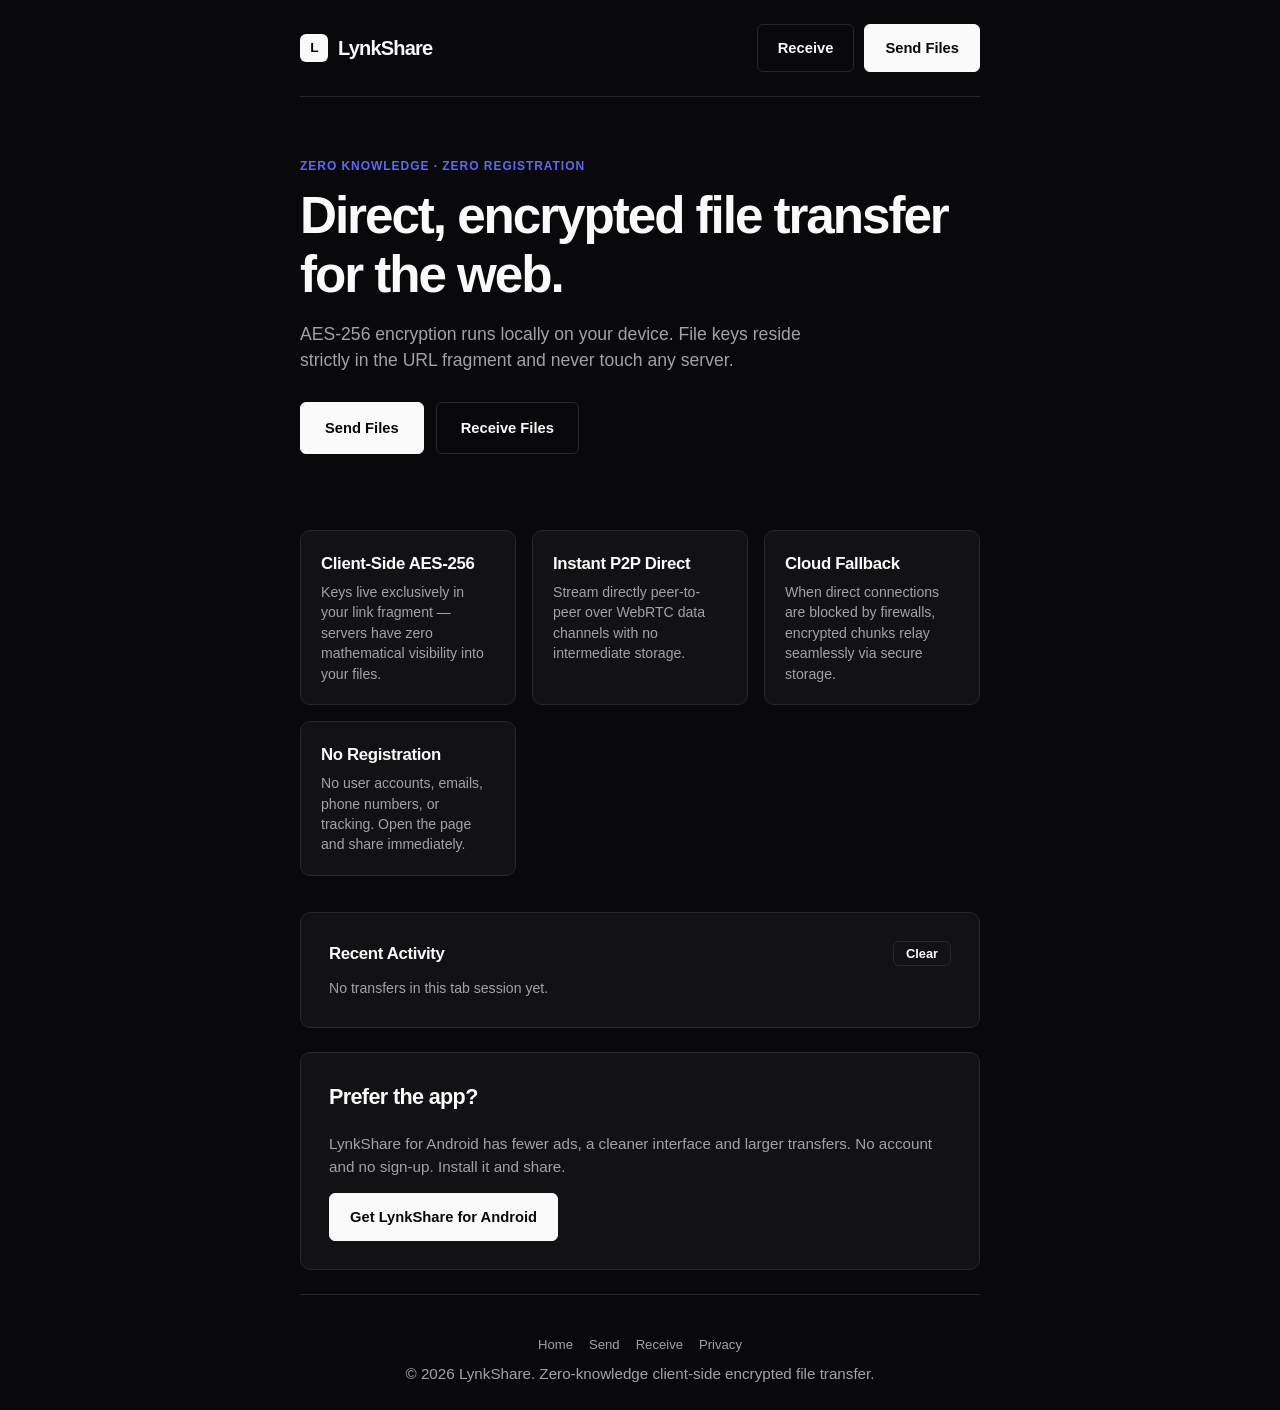
<file: index.html>
<!DOCTYPE html>
<html lang="en">
<head>
  <meta charset="UTF-8" />
  <meta name="viewport" content="width=device-width, initial-scale=1.0" />
  <title>LynkShare — Private, Zero-Registration File Sharing</title>
  <meta name="description" content="Share files instantly with zero accounts and 100% client-side AES-256 encryption. Direct WebRTC P2P transfers and secure Cloud sessions on Android, iOS, and Web." />
  <meta name="keywords" content="file transfer, send large files, encrypted file sharing, P2P file share, WebRTC direct transfer, zero knowledge file sharing, AirDrop alternative, LynkShare" />
  <meta name="author" content="LynkShare" />
  <meta name="robots" content="index, follow" />
  <link rel="canonical" href="https://lynkshare.app/" />

  <!-- Open Graph / Facebook -->
  <meta property="og:type" content="website" />
  <meta property="og:url" content="https://lynkshare.app/" />
  <meta property="og:title" content="LynkShare — Private, Zero-Registration File Sharing" />
  <meta property="og:description" content="End-to-end encrypted file sharing. No accounts, no uploads to prying servers. Scan, send, done." />
  <meta property="og:image" content="https://lynkshare.app/assets/icons/icon-512.png" />
  <meta property="og:site_name" content="LynkShare" />

  <!-- Twitter -->
  <meta name="twitter:card" content="summary_large_image" />
  <meta name="twitter:url" content="https://lynkshare.app/" />
  <meta name="twitter:title" content="LynkShare — Private, Zero-Registration File Sharing" />
  <meta name="twitter:description" content="End-to-end encrypted file sharing. No accounts, no uploads to prying servers. Scan, send, done." />
  <meta name="twitter:image" content="https://lynkshare.app/assets/icons/icon-512.png" />

  <!-- JSON-LD Structured Data -->
  <script type="application/ld+json">
  {
    "@context": "https://schema.org",
    "@type": "SoftwareApplication",
    "name": "LynkShare",
    "url": "https://lynkshare.app/",
    "applicationCategory": "UtilitiesApplication",
    "operatingSystem": "Web, Android, iOS",
    "offers": {
      "@type": "Offer",
      "price": "0",
      "priceCurrency": "USD"
    },
    "description": "Zero-registration, end-to-end AES-256 encrypted file transfer platform supporting direct WebRTC P2P and encrypted Cloud sessions."
  }
  </script>

  <meta name="lynk-adsense-client" content="ca-pub-9472143004063972" />
  <!--
    The AdSense loader, exactly as Google's own snippet has it. It has to be
    in the served HTML: the site-ownership check fetches the page and looks
    for this script, so a script that is only added by JavaScript cannot be
    found and the site cannot be verified.
  -->
  <script async src="https://pagead2.googlesyndication.com/pagead/js/adsbygoogle.js?client=ca-pub-9472143004063972" crossorigin="anonymous"></script>
  <link rel="manifest" href="/manifest.webmanifest" />
  <meta name="theme-color" content="#09090b" />
  <link rel="icon" type="image/png" sizes="192x192" href="/assets/icons/icon-192.png" />
  <link rel="stylesheet" href="/assets/styles.css" />
</head>
<body>
  <div class="container">
    <nav class="navbar">
      <a class="brand" href="/" aria-label="LynkShare Home">
        <span class="brand-mark">L</span>
        LynkShare
      </a>
      <div class="nav-links">
        <a class="btn btn-secondary" href="/app/receive.html">Receive</a>
        <a class="btn btn-primary" href="/app/send.html">Send Files</a>
      </div>
    </nav>

    <main>
      <section class="hero">
        <span class="eyebrow">Zero Knowledge · Zero Registration</span>
        <h1>Direct, encrypted file transfer for the web.</h1>
        <p>
          AES-256 encryption runs locally on your device. File keys reside strictly in the URL fragment and never touch any server.
        </p>
        <div style="display: flex; gap: 12px; margin-top: 28px; flex-wrap: wrap;">
          <a class="btn btn-primary" href="/app/send.html" style="padding: 14px 24px;">Send Files</a>
          <a class="btn btn-secondary" href="/app/receive.html" style="padding: 14px 24px;">Receive Files</a>
        </div>
      </section>

      <div data-ad-banner="6518797490" style="margin: 24px 0;"></div>

      <section class="feature-grid">
        <div class="feature-card">
          <h3>Client-Side AES-256</h3>
          <p>Keys live exclusively in your link fragment — servers have zero mathematical visibility into your files.</p>
        </div>
        <div class="feature-card">
          <h3>Instant P2P Direct</h3>
          <p>Stream directly peer-to-peer over WebRTC data channels with no intermediate storage.</p>
        </div>
        <div class="feature-card">
          <h3>Cloud Fallback</h3>
          <p>When direct connections are blocked by firewalls, encrypted chunks relay seamlessly via secure storage.</p>
        </div>
        <div class="feature-card">
          <h3>No Registration</h3>
          <p>No user accounts, emails, phone numbers, or tracking. Open the page and share immediately.</p>
        </div>
      </section>

      <div data-ad-banner="5205715829" style="margin: 24px 0;"></div>

      <section class="card" style="margin-top: 24px;">
        <div style="display: flex; justify-content: space-between; align-items: center; margin-bottom: 12px;">
          <h3 style="font-size: 1.05rem;">Recent Activity</h3>
          <button id="history-clear" class="btn btn-secondary" style="padding: 4px 12px; font-size: 0.8rem;">
            Clear
          </button>
        </div>
        <div id="history-list"></div>
      </section>

      <section class="card" style="margin-top: 24px;">
        <div class="card-header">
          <h3 class="card-title">Prefer the app?</h3>
        </div>
        <p class="text-muted" style="margin-top: 4px;">
          LynkShare for Android has fewer ads, a cleaner interface and larger
          transfers. No account and no sign-up. Install it and share.
        </p>
        <a
          class="btn btn-primary"
          style="margin-top: 14px;"
          href="https://play.google.com/store/apps/details?id=app.xynix.lynk"
          target="_blank"
          rel="noopener"
        >
          Get LynkShare for Android
        </a>
      </section>

      <div data-ad-banner="5753132853" style="margin: 24px 0;"></div>
    </main>

    <footer class="footer">
      <div class="footer-links">
        <a href="/">Home</a>
        <a href="/app/send.html">Send</a>
        <a href="/app/receive.html">Receive</a>
        <a href="https://sites.google.com/view/lynk-privacy-policy" target="_blank" rel="noopener">Privacy</a>
      </div>
      <p>&copy; 2026 LynkShare. Zero-knowledge client-side encrypted file transfer.</p>
    </footer>
  </div>

  <script type="module" src="/js/mount_ads.js"></script>
  <script type="module" src="/js/pages/index.js"></script>
</body>
</html>
</file>
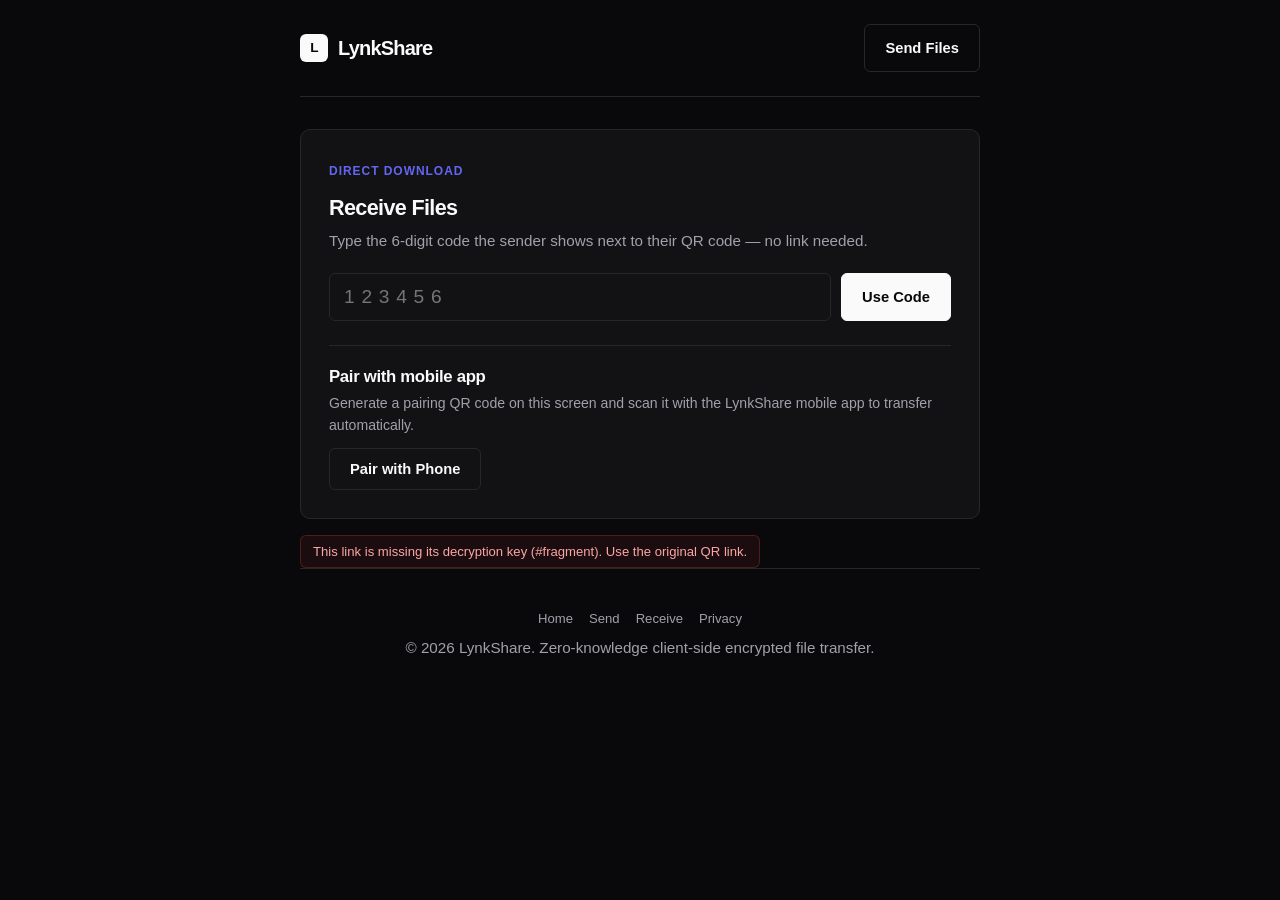
<file: app/receive.html>
<!DOCTYPE html>
<html lang="en">
<head>
  <meta charset="UTF-8" />
  <meta name="viewport" content="width=device-width, initial-scale=1.0" />
  <title>Receive Files Securely — LynkShare</title>
  <meta name="description" content="Receive end-to-end encrypted files directly in your browser with zero accounts. Fast, private peer-to-peer and cloud file transfers." />
  <meta name="keywords" content="receive file, secure file transfer, encrypted file sharing, P2P file receive, browser download, LynkShare" />
  <meta name="robots" content="index, follow" />
  <link rel="canonical" href="https://lynkshare.app/app/receive.html" />

  <!-- Open Graph / Facebook -->
  <meta property="og:type" content="website" />
  <meta property="og:url" content="https://lynkshare.app/app/receive.html" />
  <meta property="og:title" content="Receive Files Securely — LynkShare" />
  <meta property="og:description" content="End-to-end encrypted file sharing directly in your browser. No accounts or sign-ups needed." />
  <meta property="og:image" content="https://lynkshare.app/assets/icons/icon-512.png" />
  <meta property="og:site_name" content="LynkShare" />

  <!-- Twitter -->
  <meta name="twitter:card" content="summary_large_image" />
  <meta name="twitter:url" content="https://lynkshare.app/app/receive.html" />
  <meta name="twitter:title" content="Receive Files Securely — LynkShare" />
  <meta name="twitter:description" content="End-to-end encrypted file sharing directly in your browser. No accounts or sign-ups needed." />
  <meta name="twitter:image" content="https://lynkshare.app/assets/icons/icon-512.png" />

  <!-- JSON-LD Structured Data -->
  <script type="application/ld+json">
  {
    "@context": "https://schema.org",
    "@type": "WebApplication",
    "name": "LynkShare — Receive Files",
    "url": "https://lynkshare.app/app/receive.html",
    "applicationCategory": "UtilitiesApplication",
    "operatingSystem": "All",
    "browserRequirements": "Requires JavaScript. Requires HTML5.",
    "description": "Receive end-to-end AES-256 encrypted files instantly in your web browser with zero registration."
  }
  </script>

  <meta name="lynk-api-base" content="https://api.lynkshare.app" />
  <script src="/js/core/receiver_bootstrap.js"></script>
  <script src="/js/core/receiver_start.js"></script>
  <link rel="manifest" href="/manifest.webmanifest" />
  <meta name="theme-color" content="#09090b" />
  <link rel="icon" type="image/png" sizes="192x192" href="/assets/icons/icon-192.png" />
  <link rel="stylesheet" href="/assets/styles.css" />
</head>
<body>
  <div class="container">
    <nav class="navbar">
      <a class="brand" href="/" aria-label="LynkShare Home">
        <span class="brand-mark">L</span>
        LynkShare
      </a>
      <div class="nav-links">
        <a class="btn btn-secondary" href="/app/send.html">Send Files</a>
      </div>
    </nav>

    <main>
      <section id="receive-section" class="card">
        <div class="card-header">
          <span class="eyebrow">Direct Download</span>
          <h2>Receive Files</h2>
          <p style="margin-top: 6px;">
            Type the 6-digit code the sender shows next to their QR code — no link needed.
          </p>
        </div>

        <div style="display: flex; gap: 10px; margin-top: 18px; flex-wrap: wrap;">
          <input
            id="code-input"
            type="text"
            inputmode="numeric"
            autocomplete="one-time-code"
            maxlength="6"
            placeholder="123456"
            style="flex: 1; min-width: 160px; letter-spacing: 0.35em; font-size: 1.2rem;"
          />
          <button id="code-button" class="btn btn-primary">
            Use Code
          </button>
        </div>
        <p id="receiver-key-check" class="text-muted" style="font-size: 0.82rem; margin-top: 10px;"></p>

        <div style="margin-top: 24px; border-top: 1px solid var(--border); padding-top: 18px;">
          <h3>Pair with mobile app</h3>
          <p style="font-size: 0.88rem; margin-top: 4px;">
            Generate a pairing QR code on this screen and scan it with the LynkShare mobile app to transfer automatically.
          </p>
          <button id="pair-button" class="btn btn-secondary" style="margin-top: 12px;">
            Pair with Phone
          </button>
          <div id="pair-qr-holder" class="qr-frame hidden" style="margin-top: 16px;"></div>
        </div>
      </section>

      <section id="transfer-card" class="card hidden" style="margin-top: 20px;">
        <h2 id="file-name">Transfer Details</h2>
        <p id="file-meta" class="text-muted" style="margin-top: 6px;"></p>
        <div class="progress-track" style="margin-top: 20px;">
          <div id="progress-fill" class="progress-fill" style="width: 0%;"></div>
        </div>
        <p id="progress-label" class="text-muted" style="margin-top: 8px; font-size: 0.85rem;"></p>
        <button id="download-button" class="btn btn-primary hidden" style="margin-top: 20px; width: 100%;">
          Download &amp; Decrypt
        </button>
      </section>

      <div id="status" class="status-pill" style="margin-top: 16px;"></div>
    </main>

    <footer class="footer">
      <div class="footer-links">
        <a href="/">Home</a>
        <a href="/app/send.html">Send</a>
        <a href="/app/receive.html">Receive</a>
        <a href="https://sites.google.com/view/lynk-privacy-policy" target="_blank" rel="noopener">Privacy</a>
      </div>
      <p>&copy; 2026 LynkShare. Zero-knowledge client-side encrypted file transfer.</p>
    </footer>
  </div>

</body>
</html>
</file>
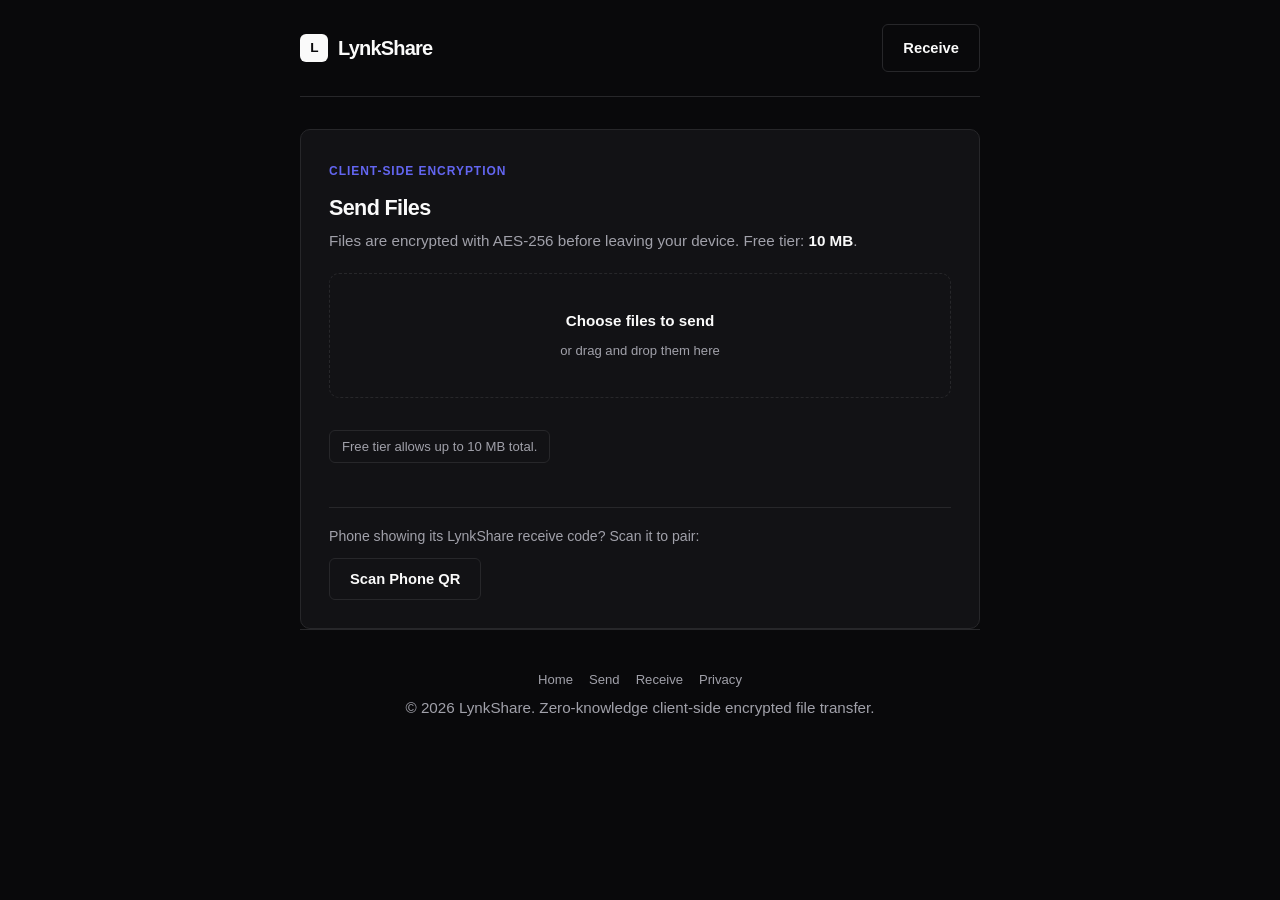
<file: app/send.html>
<!DOCTYPE html>
<html lang="en">
<head>
  <meta charset="UTF-8" />
  <meta name="viewport" content="width=device-width, initial-scale=1.0" />
  <title>Send Files Securely &amp; Instantly — LynkShare</title>
  <meta name="description" content="Send files with end-to-end client-side AES-256 encryption directly from your browser. Instant P2P direct transfer or Cloud sessions with QR code sharing." />
  <meta name="keywords" content="send file, secure file transfer, encrypted file sharing, P2P file share, WebRTC transfer, direct send, LynkShare" />
  <meta name="robots" content="index, follow" />
  <link rel="canonical" href="https://lynkshare.app/app/send.html" />

  <!-- Open Graph / Facebook -->
  <meta property="og:type" content="website" />
  <meta property="og:url" content="https://lynkshare.app/app/send.html" />
  <meta property="og:title" content="Send Files Securely &amp; Instantly — LynkShare" />
  <meta property="og:description" content="Send files with end-to-end AES-256 client-side encryption. No server ever sees your files." />
  <meta property="og:image" content="https://lynkshare.app/assets/icons/icon-512.png" />
  <meta property="og:site_name" content="LynkShare" />

  <!-- Twitter -->
  <meta name="twitter:card" content="summary_large_image" />
  <meta name="twitter:url" content="https://lynkshare.app/app/send.html" />
  <meta name="twitter:title" content="Send Files Securely &amp; Instantly — LynkShare" />
  <meta name="twitter:description" content="Send files with end-to-end AES-256 client-side encryption. No server ever sees your files." />
  <meta name="twitter:image" content="https://lynkshare.app/assets/icons/icon-512.png" />

  <!-- JSON-LD Structured Data -->
  <script type="application/ld+json">
  {
    "@context": "https://schema.org",
    "@type": "WebApplication",
    "name": "LynkShare — Send Files",
    "url": "https://lynkshare.app/app/send.html",
    "applicationCategory": "UtilitiesApplication",
    "operatingSystem": "All",
    "browserRequirements": "Requires JavaScript. Requires HTML5.",
    "description": "Send end-to-end encrypted files directly from your browser with zero registration via direct P2P or Cloud sessions."
  }
  </script>

  <meta name="lynk-api-base" content="https://api.lynkshare.app" />
  <link rel="manifest" href="/manifest.webmanifest" />
  <meta name="theme-color" content="#09090b" />
  <link rel="icon" type="image/png" sizes="192x192" href="/assets/icons/icon-192.png" />
  <link rel="stylesheet" href="/assets/styles.css" />
</head>
<body>
  <div class="container">
    <nav class="navbar">
      <a class="brand" href="/" aria-label="LynkShare Home">
        <span class="brand-mark">L</span>
        LynkShare
      </a>
      <div class="nav-links">
        <a class="btn btn-secondary" href="/app/receive.html">Receive</a>
      </div>
    </nav>

    <main>
      <section id="pick-card" class="card">
        <div class="card-header">
          <span class="eyebrow">Client-side Encryption</span>
          <h2>Send Files</h2>
          <p style="margin-top: 6px;">
            Files are encrypted with AES-256 before leaving your device. Free tier:
            <strong id="tier-label" style="color: var(--text);">10 MB</strong>.
          </p>
        </div>

        <label id="drop-zone" class="drop-zone" for="file-input">
          <span class="drop-label-main">Choose files to send</span>
          <span class="drop-label-sub">or drag and drop them here</span>
        </label>
        <input id="file-input" type="file" multiple hidden />

        <ul id="file-list" class="file-list"></ul>

        <div id="pick-status" class="status-pill" style="margin-top: 16px;"></div>

        <div style="display: flex; gap: 10px; margin-top: 20px; flex-wrap: wrap;">
          <button id="send-p2p-button" class="btn btn-primary hidden" style="flex: 1; min-width: 180px;">
            Instant P2P Direct
          </button>
          <button id="send-cloud-button" class="btn btn-secondary hidden" style="flex: 1; min-width: 180px;">
            Cloud Session (10m)
          </button>
        </div>

        <div style="margin-top: 24px; border-top: 1px solid var(--border); padding-top: 18px;">
          <p style="font-size: 0.88rem;">
            Phone showing its LynkShare receive code? Scan it to pair:
          </p>
          <div style="display: flex; gap: 10px; margin-top: 10px; align-items: center; flex-wrap: wrap;">
            <button id="scan-pair-button" class="btn btn-secondary">Scan Phone QR</button>
            <span id="pair-state" class="text-muted" style="font-size: 0.85rem;"></span>
          </div>
        </div>
      </section>

      <section id="scanner-card" class="card hidden" style="margin-top: 20px;">
        <h2>Scan Receiver Code</h2>
        <video id="camera-preview" playsinline muted style="width: 100%; max-width: 400px; border-radius: var(--radius-sm); margin-top: 14px; background: #000;"></video>
        <p id="scan-status" class="text-muted" style="margin-top: 10px;"></p>
        <button id="scan-cancel-button" class="btn btn-secondary" style="margin-top: 10px;">Cancel</button>
      </section>

      <section id="progress-card" class="card hidden" style="margin-top: 20px;">
        <h2 id="progress-title">Encrypting Files...</h2>
        <div class="progress-track" style="margin-top: 20px;">
          <div id="progress-fill" class="progress-fill" style="width: 0%;"></div>
        </div>
        <p id="progress-label" class="text-muted" style="margin-top: 8px; font-size: 0.85rem;"></p>
      </section>

      <section id="result-card" class="card hidden" style="margin-top: 20px;">
        <h2>Share Transfer</h2>
        <p style="margin-top: 6px;">
          The recipient scans this QR code, or copies the link and sends it to them. The key travels inside the link.
        </p>
        <div id="qr-holder" class="qr-frame"></div>
        <div style="margin-top: 18px; border-top: 1px solid var(--border); padding-top: 14px;">
          <p class="text-muted" style="font-size: 0.88rem;">
            On the LynkShare app, type this code:
          </p>
          <p id="sender-code" style="font-size: 1.8rem; font-weight: 700; letter-spacing: 0.3em; margin-top: 6px;">
            &#183;&#183;&#183;&#183;&#183;&#183;
          </p>
          <p id="sender-code-status" class="text-muted" style="font-size: 0.82rem;"></p>
          <p id="sender-key-check" class="text-muted" style="font-size: 0.82rem;"></p>
        </div>
        <div style="display: flex; gap: 10px; margin-top: 16px; flex-wrap: wrap;">
          <button id="copy-button" class="btn btn-primary" style="flex: 1;">Copy Link</button>
          <button id="extend-button" class="btn btn-secondary" style="flex: 1;">Extend to 30m</button>
        </div>
        <div id="result-status" class="status-pill" style="margin-top: 16px;"></div>
      </section>
    </main>

    <footer class="footer">
      <div class="footer-links">
        <a href="/">Home</a>
        <a href="/app/send.html">Send</a>
        <a href="/app/receive.html">Receive</a>
        <a href="https://sites.google.com/view/lynk-privacy-policy" target="_blank" rel="noopener">Privacy</a>
      </div>
      <p>&copy; 2026 LynkShare. Zero-knowledge client-side encrypted file transfer.</p>
    </footer>
  </div>

  <script src="/js/lib/qrcode.js"></script>
  <script type="module" src="/js/pages/send.js"></script>
</body>
</html>
</file>
<file: assets/styles.css>
:root {
  --bg: #09090b;
  --surface: #121215;
  --surface-hover: #18181c;
  --surface-strong: #1c1c22;
  --border: #27272a;
  --border-hover: #3f3f46;
  --border-focus: #6366f1;
  --text: #fafafa;
  --text-muted: #a1a1aa;
  --text-subtle: #71717a;
  --accent: #6366f1;
  --accent-hover: #4f46e5;
  --success: #10b981;
  --danger: #ef4444;
  --warning: #f59e0b;
  --radius: 10px;
  --radius-sm: 6px;
}

* {
  margin: 0;
  padding: 0;
  box-sizing: border-box;
}

html,
body {
  min-height: 100%;
}

body {
  font-family:
    "Inter",
    -apple-system,
    BlinkMacSystemFont,
    "Segoe UI",
    Roboto,
    sans-serif;
  background-color: var(--bg);
  color: var(--text);
  line-height: 1.5;
  -webkit-font-smoothing: antialiased;
  display: flex;
  flex-direction: column;
}

.container {
  max-width: 720px;
  width: 100%;
  margin: 0 auto;
  padding: 0 20px;
  flex: 1;
}

/* Navbar */
.navbar {
  display: flex;
  align-items: center;
  justify-content: space-between;
  padding: 24px 0;
  border-bottom: 1px solid var(--border);
  margin-bottom: 32px;
}

.brand {
  display: flex;
  align-items: center;
  gap: 10px;
  font-size: 1.25rem;
  font-weight: 800;
  letter-spacing: -0.04em;
  text-decoration: none;
  color: var(--text);
}

.brand-mark {
  width: 28px;
  height: 28px;
  border-radius: var(--radius-sm);
  background: var(--text);
  color: var(--bg);
  display: grid;
  place-items: center;
  font-size: 0.85rem;
  font-weight: 900;
}

.nav-links {
  display: flex;
  align-items: center;
  gap: 10px;
}

/* Minimalist Card */
.card,
.glass-card {
  background: var(--surface);
  border: 1px solid var(--border);
  border-radius: var(--radius);
  padding: 28px;
  box-shadow: none;
}

.card-header {
  margin-bottom: 20px;
}

.card-title,
h2 {
  font-size: 1.35rem;
  font-weight: 700;
  letter-spacing: -0.03em;
  color: var(--text);
}

/* Typography & Headings */
h1 {
  font-size: clamp(2.2rem, 6vw, 3.2rem);
  font-weight: 800;
  letter-spacing: -0.04em;
  line-height: 1.15;
  color: var(--text);
}

h3 {
  font-size: 1.05rem;
  font-weight: 600;
  letter-spacing: -0.02em;
  color: var(--text);
}

p {
  color: var(--text-muted);
  font-size: 0.95rem;
}

.eyebrow {
  display: inline-block;
  font-size: 0.75rem;
  font-weight: 700;
  text-transform: uppercase;
  letter-spacing: 0.08em;
  color: var(--accent);
  margin-bottom: 12px;
}

/* Buttons */
.btn {
  display: inline-flex;
  align-items: center;
  justify-content: center;
  gap: 8px;
  border-radius: var(--radius-sm);
  padding: 12px 20px;
  font-size: 0.92rem;
  font-weight: 600;
  cursor: pointer;
  text-decoration: none;
  transition: background-color 0.15s ease, border-color 0.15s ease, color 0.15s ease;
  border: 1px solid transparent;
  outline: none;
}

.btn:active {
  transform: translateY(1px);
}

.btn:disabled {
  opacity: 0.4;
  cursor: not-allowed;
  transform: none !important;
}

.btn-primary {
  background: var(--text);
  color: var(--bg);
  border-color: var(--text);
}

.btn-primary:hover:not(:disabled) {
  background: #e4e4e7;
  border-color: #e4e4e7;
}

.btn-secondary {
  background: transparent;
  border: 1px solid var(--border);
  color: var(--text);
}

.btn-secondary:hover:not(:disabled) {
  background: var(--surface-hover);
  border-color: var(--border-hover);
}

.btn-accent {
  background: var(--accent);
  color: #ffffff;
}

.btn-accent:hover:not(:disabled) {
  background: var(--accent-hover);
}

/* Hero Section */
.hero {
  text-align: left;
  padding: 24px 0 40px;
}

.hero p {
  margin-top: 16px;
  font-size: 1.1rem;
  max-width: 32rem;
}

/* Feature Grid */
.feature-grid {
  display: grid;
  grid-template-columns: repeat(auto-fit, minmax(200px, 1fr));
  gap: 16px;
  margin: 36px 0;
}

.feature-card {
  padding: 20px;
  background: var(--surface);
  border: 1px solid var(--border);
  border-radius: var(--radius);
}

.feature-card h3 {
  margin-bottom: 6px;
}

.feature-card p {
  font-size: 0.88rem;
  line-height: 1.45;
}

/* Drop Zone */
.drop-zone {
  display: flex;
  flex-direction: column;
  align-items: center;
  justify-content: center;
  gap: 8px;
  margin-top: 20px;
  padding: 36px 20px;
  border: 1px dashed var(--border);
  border-radius: var(--radius);
  background: var(--surface);
  text-align: center;
  cursor: pointer;
  color: var(--text-muted);
  transition: border-color 0.15s ease, background 0.15s ease;
}

.drop-zone:hover {
  border-color: var(--text-subtle);
  background: var(--surface-hover);
  color: var(--text);
}

.drop-zone.drag-active {
  border-color: var(--accent);
  background: var(--surface-strong);
  color: var(--text);
}

.drop-label-main {
  font-weight: 600;
  color: var(--text);
  font-size: 0.95rem;
}

.drop-label-sub {
  font-size: 0.82rem;
  color: var(--text-muted);
}

/* File List & Items */
.file-list {
  list-style: none;
  margin-top: 16px;
  display: flex;
  flex-direction: column;
  gap: 8px;
}

.file-item {
  display: flex;
  align-items: center;
  justify-content: space-between;
  gap: 12px;
  padding: 10px 14px;
  background: var(--surface-strong);
  border: 1px solid var(--border);
  border-radius: var(--radius-sm);
}

.file-info {
  display: flex;
  align-items: center;
  gap: 10px;
  min-width: 0;
  flex: 1;
}

.file-type-badge {
  font-size: 0.72rem;
  font-weight: 700;
  text-transform: uppercase;
  padding: 2px 6px;
  border-radius: 4px;
  background: var(--surface);
  border: 1px solid var(--border);
  color: var(--text-muted);
  flex-shrink: 0;
}

.file-name {
  font-weight: 500;
  font-size: 0.9rem;
  white-space: nowrap;
  overflow: hidden;
  text-overflow: ellipsis;
}

.file-meta-group {
  display: flex;
  align-items: center;
  gap: 10px;
  flex-shrink: 0;
}

.file-size-tag {
  font-size: 0.82rem;
  color: var(--text-muted);
}

.file-remove-btn {
  background: transparent;
  border: none;
  color: var(--text-subtle);
  cursor: pointer;
  padding: 4px 6px;
  border-radius: 4px;
  font-size: 0.85rem;
  font-weight: 700;
  transition: color 0.15s, background 0.15s;
}

.file-remove-btn:hover {
  color: var(--danger);
  background: rgba(239, 68, 68, 0.1);
}

/* Status Pills & Badges */
.status-pill {
  display: inline-flex;
  align-items: center;
  gap: 8px;
  background: var(--surface);
  border: 1px solid var(--border);
  border-radius: var(--radius-sm);
  padding: 6px 12px;
  font-size: 0.82rem;
  color: var(--text-muted);
}

.status-error {
  color: #fca5a5;
  background: rgba(239, 68, 68, 0.08);
  border-color: rgba(239, 68, 68, 0.25);
}

.status-success {
  color: #6ee7b7;
  background: rgba(16, 185, 129, 0.08);
  border-color: rgba(16, 185, 129, 0.25);
}

.status-warn {
  color: #fde047;
  background: rgba(245, 158, 11, 0.08);
  border-color: rgba(245, 158, 11, 0.25);
}

/* Progress Track */
.progress-track {
  height: 6px;
  border-radius: 3px;
  background: var(--surface-strong);
  overflow: hidden;
}

.progress-fill {
  height: 100%;
  border-radius: 3px;
  background: var(--text);
  transition: width 0.2s ease-out;
}

/* QR Frame */
.qr-frame {
  margin: 20px auto 0;
  width: fit-content;
  background: #ffffff;
  border-radius: var(--radius-sm);
  padding: 12px;
  border: 1px solid var(--border);
  display: flex;
  align-items: center;
  justify-content: center;
}

.link-box {
  background: var(--surface-strong);
  border: 1px solid var(--border);
  border-radius: var(--radius-sm);
  padding: 12px 14px;
  font-size: 0.85rem;
  font-family: ui-monospace, SFMono-Regular, Menlo, Monaco, Consolas, monospace;
  word-break: break-all;
  user-select: all;
  color: var(--text);
}

/* Input Fields */
input[type="url"],
input[type="text"] {
  background: var(--surface);
  border: 1px solid var(--border);
  border-radius: var(--radius-sm);
  padding: 12px 14px;
  color: var(--text);
  font-size: 0.92rem;
  outline: none;
  transition: border-color 0.15s ease;
}

input[type="url"]:focus,
input[type="text"]:focus {
  border-color: var(--text-subtle);
}

/* Footer */
.footer {
  margin-top: auto;
  padding: 40px 0 24px;
  border-top: 1px solid var(--border);
  text-align: center;
  font-size: 0.82rem;
  color: var(--text-subtle);
}

.footer-links {
  display: flex;
  justify-content: center;
  gap: 16px;
  margin-bottom: 8px;
  flex-wrap: wrap;
}

.footer-links a {
  color: var(--text-muted);
  text-decoration: none;
  transition: color 0.15s;
}

.footer-links a:hover {
  color: var(--text);
}

.text-muted {
  color: var(--text-muted);
}

.hidden {
  display: none !important;
}

@media (max-width: 600px) {
  .container {
    padding: 0 16px;
  }
  .card,
  .glass-card {
    padding: 20px;
  }
  .hero {
    padding: 20px 0 24px;
  }
  .navbar {
    padding: 16px 0;
    margin-bottom: 20px;
  }
}
</file>
